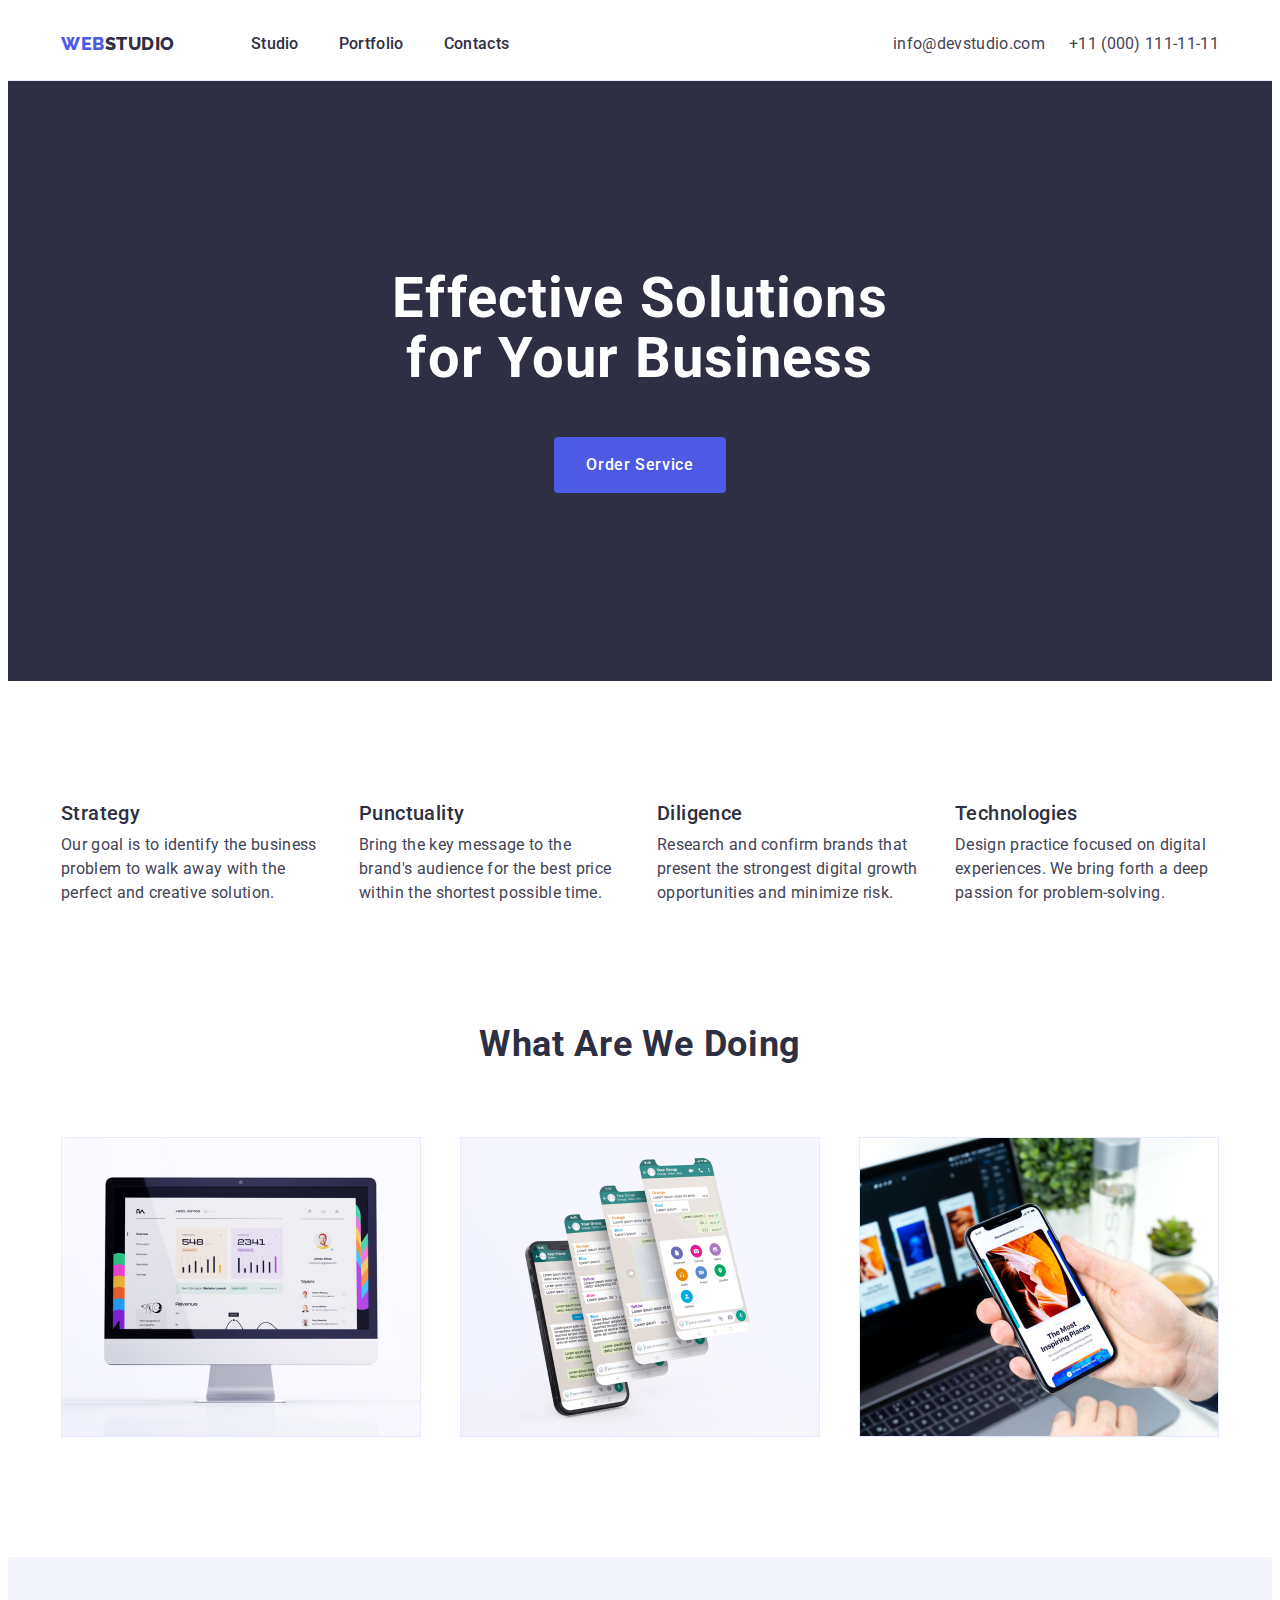
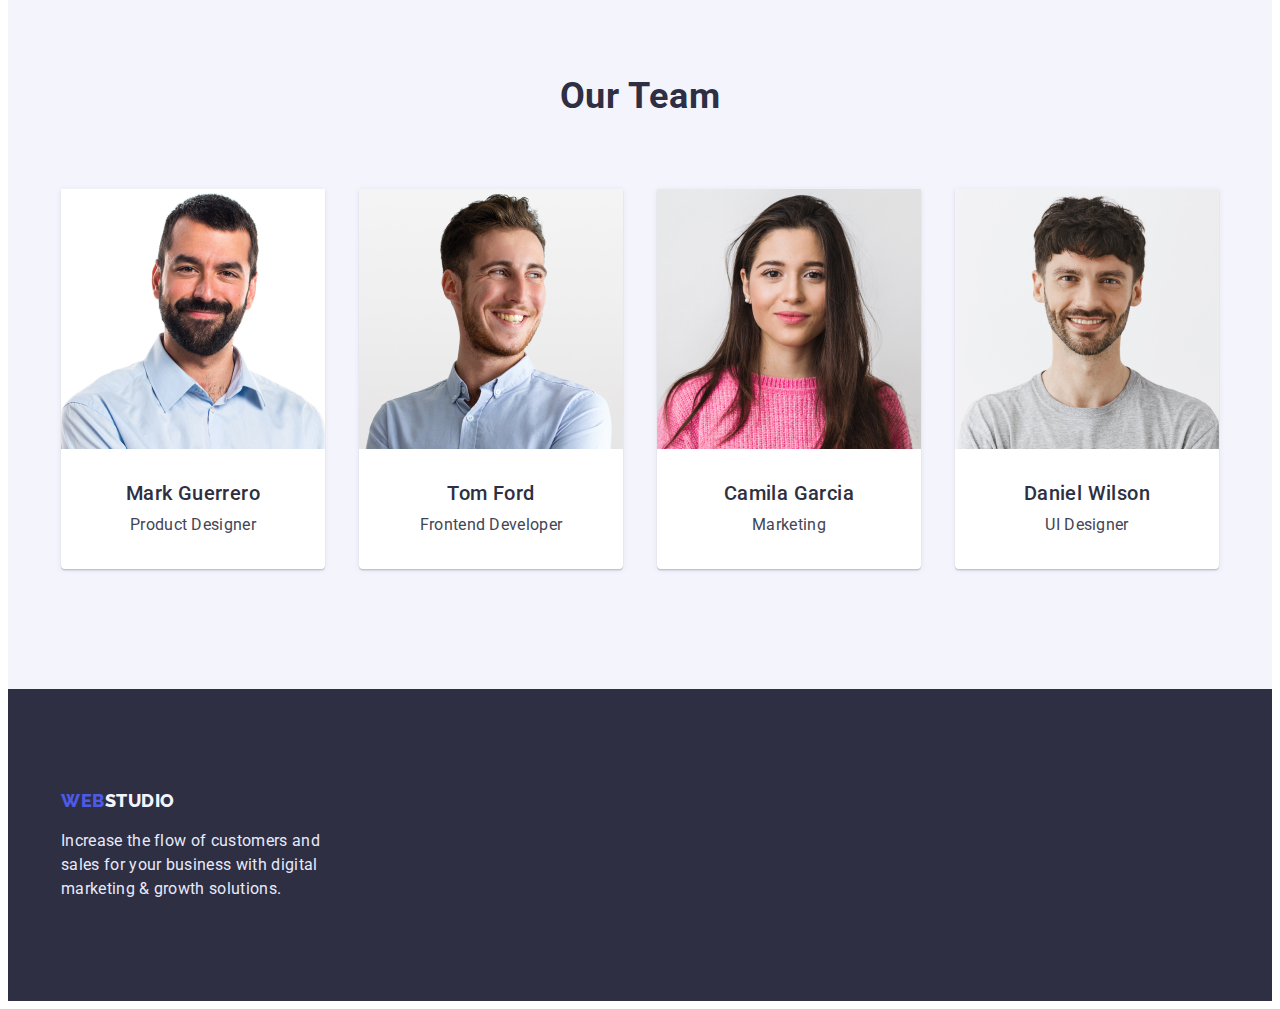
<file: index.html>
<!DOCTYPE html>
<html lang="en">
  <head>
    <meta charset="UTF-8" />
    <meta http-equiv="X-UA-Compatible" content="IE=edge" />
    <meta name="viewport" content="width=device-width, initial-scale=1.0" />
    <title>Document</title>
    <link rel="preconnect" href="https://fonts.googleapis.com" />
    <link rel="preconnect" href="https://fonts.gstatic.com" crossorigin />
    <link
      href="https://fonts.googleapis.com/css2?family=Raleway:wght@800&family=Roboto:wght@400;500;700;900&display=swap"
      rel="stylesheet"
    />
    <link
      rel="stylesheet"
      href="https://cdnjs.cloudflare.com/ajax/libs/modern-normalize/1.1.0/modern-normalize.min.css"
      integrity="sha512-wpPYUAdjBVSE4KJnH1VR1HeZfpl1ub8YT/NKx4PuQ5NmX2tKuGu6U/JRp5y+Y8XG2tV+wKQpNHVUX03MfMFn9Q=="
      crossorigin="anonymous"
      referrerpolicy="no-referrer"
    />
    <link rel="stylesheet" href="./css/styles.css" />
  </head>

  <body>
    <header class="page-header">
      <div class="container page-header-container">
        <nav class="header-nav">
          <a href="./index.html" class="logo-first"
            >Web<span class="logo-second">Studio</span></a
          >

          <ul class="site-nav">
            <li>
              <a href="./index.html" class="link">Studio</a>
            </li>
            <li>
              <a href="./portfolio.html" class="link">Portfolio</a>
            </li>
            <li>
              <a href="" class="link">Contacts</a>
            </li>
          </ul>
        </nav>

        <address>
          <ul class="adress-list">
            <li>
              <a class="adress-list link" href="mailto:info@devstudio.com"
                >info@devstudio.com
              </a>
            </li>
            <li>
              <a class="adress-list link" href="tel:+110001111111"
                >+11 (000) 111-11-11
              </a>
            </li>
          </ul>
        </address>
      </div>
    </header>

    <main>
      <section class="hero">
        <div class="container">
          <h1 class="hero-title">Effective Solutions for Your Business</h1>
          <button class="hero-button" type="button">Order Service</button>
        </div>
      </section>

      <section class="description">
        <div class="container">
          <h2 hidden>description</h2>
          <ul class="description-list">
            <li class="description-item">
              <h3 class="description-subtitle">Strategy</h3>
              <p class="description-text">
                Our goal is to identify the business problem to walk away with
                the perfect and creative solution.
              </p>
            </li>
            <li class="description-item">
              <h3 class="description-subtitle">Punctuality</h3>
              <p class="description-text">
                Bring the key message to the brand's audience for the best price
                within the shortest possible time.
              </p>
            </li>
            <li class="description-item">
              <h3 class="description-subtitle">Diligence</h3>
              <p class="description-text">
                Research and confirm brands that present the strongest digital
                growth opportunities and minimize risk.
              </p>
            </li>
            <li class="description-item">
              <h3 class="description-subtitle">Technologies</h3>
              <p class="description-text">
                Design practice focused on digital experiences. We bring forth a
                deep passion for problem-solving.
              </p>
            </li>
          </ul>
        </div>
      </section>
      <section class="job">
        <div class="container">
          <h2 class="job-tittle">What are we doing</h2>
          <ul class="job-list">
            <li><img src="./images/comp.jpg" alt="comp" width="360" /></li>
            <li><img src="./images/tel.jpg" alt="tel" width="360" /></li>
            <li>
              <img src="./images/comp-tel.jpg" alt="comp-tel" width="360" />
            </li>
          </ul>
        </div>
      </section>
      <section class="secjob">
        <div class="container">
          <h2 class="team-tittle">Our Team</h2>
          <ul class="job-seclist">
            <li class="secjob-item">
              <img
                class="secjob-img"
                src="./images/man1.jpg"
                alt="man1"
                width="264"
              />
              <h3 class="about-subtitle">Mark Guerrero</h3>
              <p class="about-text">Product Designer</p>
            </li>
            <li class="secjob-item">
              <img
                class="secjob-img"
                src="./images/man2.jpg"
                alt="man2"
                width="264"
              />
              <h3 class="about-subtitle">Tom Ford</h3>
              <p class="about-text">Frontend Developer</p>
            </li>
            <li class="secjob-item">
              <img
                class="secjob-img"
                src="./images/girl1.jpg"
                alt="girl1"
                width="264"
              />
              <h3 class="about-subtitle">Camila Garcia</h3>
              <p class="about-text">Marketing</p>
            </li>
            <li class="secjob-item">
              <img
                class="secjob-img"
                src="./images/man3.jpg"
                alt="man3"
                width="264"
              />
              <h3 class="about-subtitle">Daniel Wilson</h3>
              <p class="about-text">UI Designer</p>
            </li>
          </ul>
        </div>
      </section>
    </main>

    <footer class="footer-section">
      <div class="container">
        <div class="footer-title">
          <a href="./index.html" class="logo-footer"
            >Web<span class="logo-secfooter">Studio</span></a
          >
          <p class="description-footer">
            Increase the flow of customers and sales for your business with
            digital marketing & growth solutions.
          </p>
        </div>
      </div>
    </footer>
  </body>
</html>
</file>
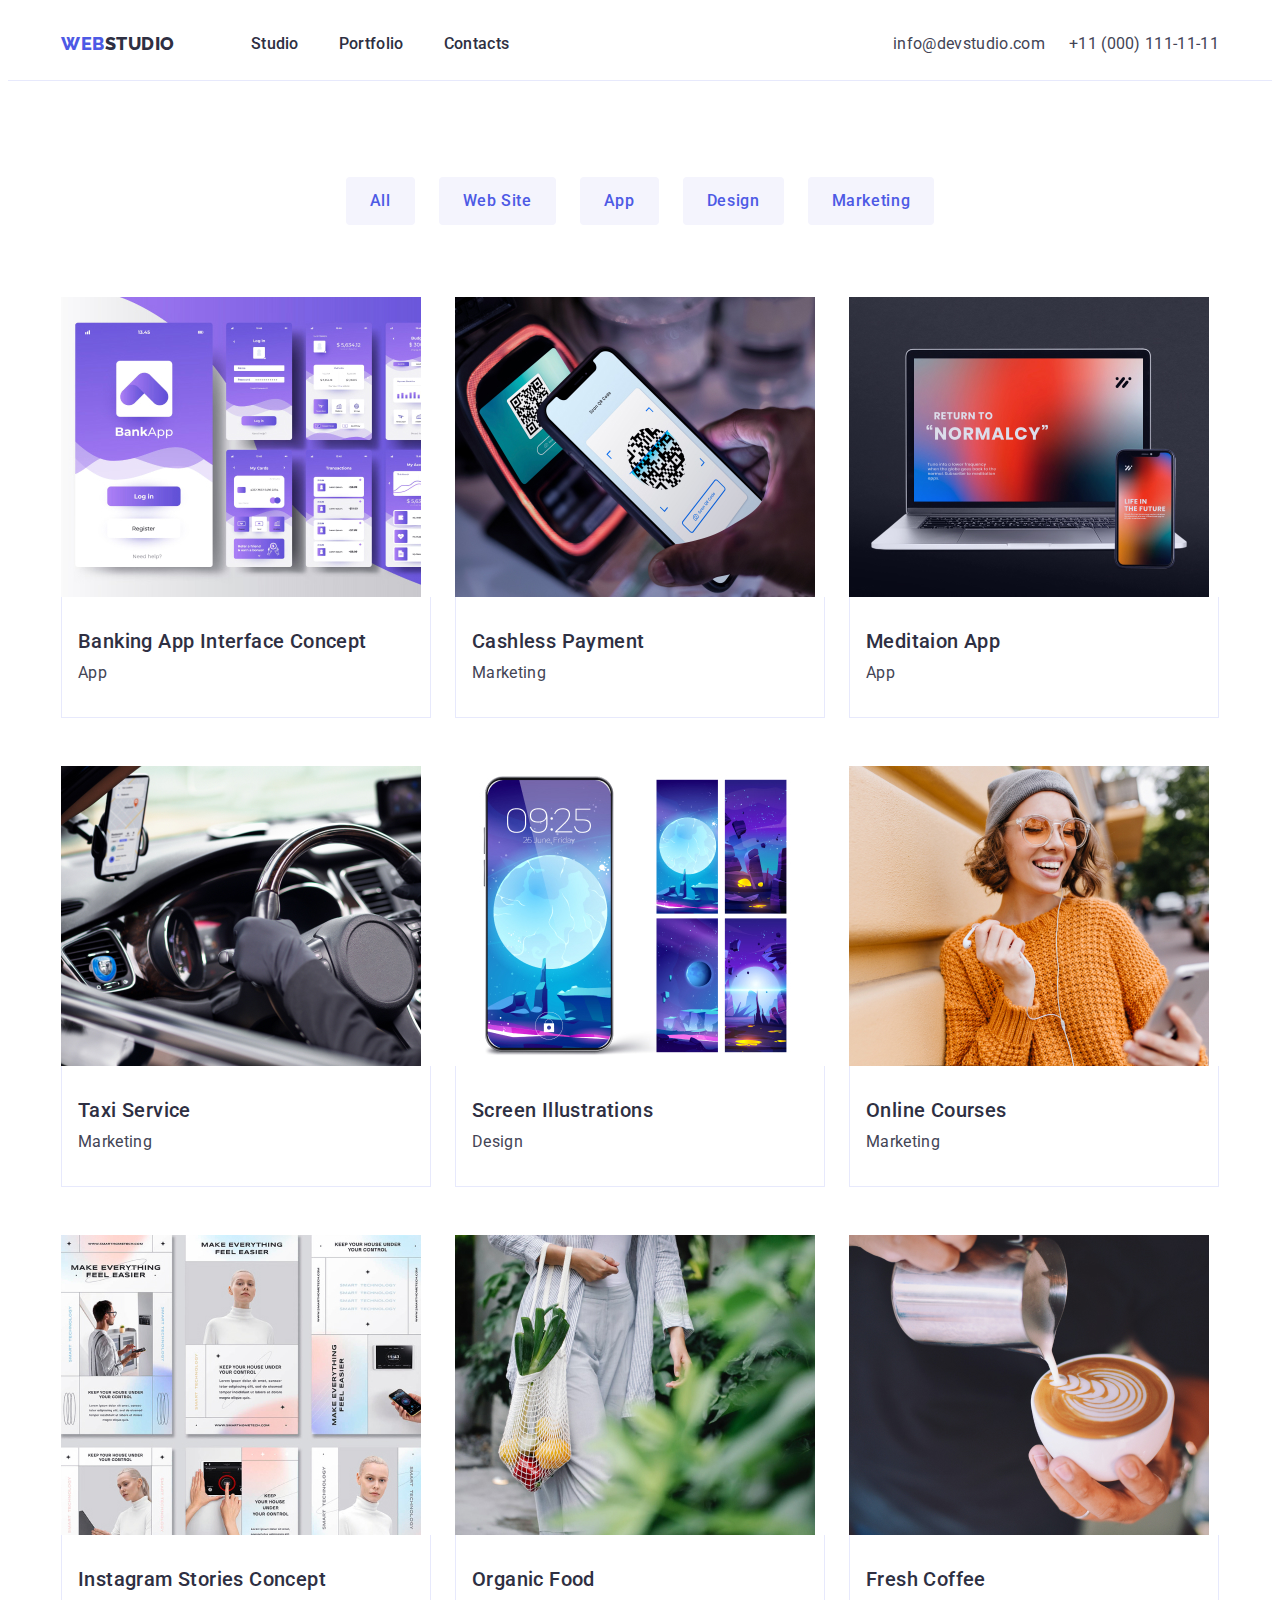
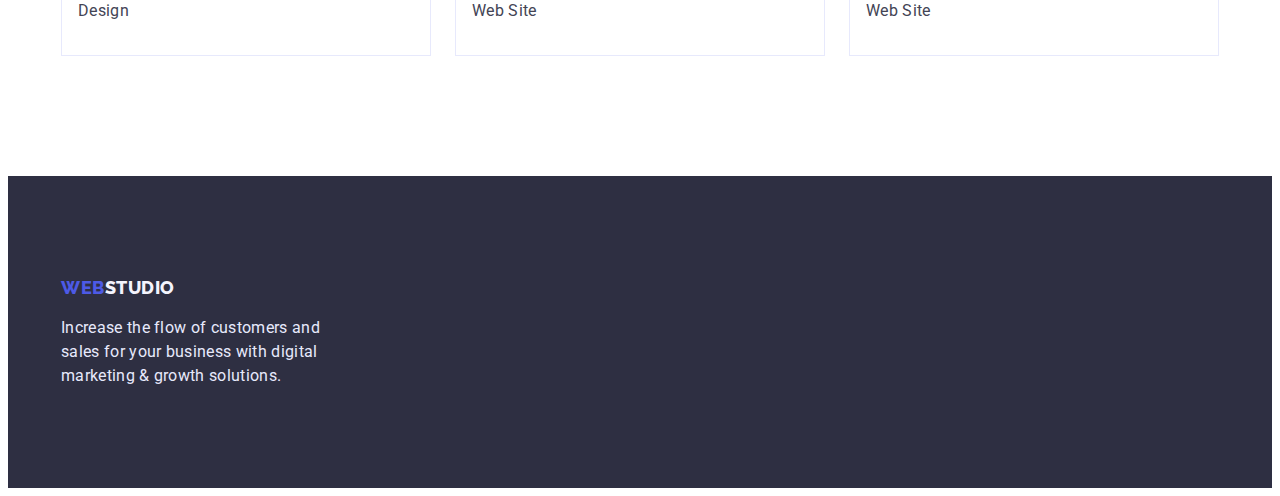
<file: portfolio.html>
<!DOCTYPE html>
<html lang="en">
  <head>
    <meta charset="UTF-8" />
    <meta http-equiv="X-UA-Compatible" content="IE=edge" />
    <meta name="viewport" content="width=device-width, initial-scale=1.0" />
    <title>Document</title>
    <link rel="preconnect" href="https://fonts.googleapis.com" />
    <link rel="preconnect" href="https://fonts.gstatic.com" crossorigin />
    <link
      href="https://fonts.googleapis.com/css2?family=Raleway:wght@800&family=Roboto:wght@400;500;700;900&display=swap"
      rel="stylesheet"
    />
    <link
      rel="stylesheet"
      href="https://cdnjs.cloudflare.com/ajax/libs/modern-normalize/1.1.0/modern-normalize.min.css"
      integrity="sha512-wpPYUAdjBVSE4KJnH1VR1HeZfpl1ub8YT/NKx4PuQ5NmX2tKuGu6U/JRp5y+Y8XG2tV+wKQpNHVUX03MfMFn9Q=="
      crossorigin="anonymous"
      referrerpolicy="no-referrer"
    />
    <link rel="stylesheet" href="./css/styles.css" />
  </head>

  <body>
    <header class="page-header">
      <div class="container page-header-container">
        <nav class="header-nav">
          <a href="./index.html" class="logo-first"
            >Web<span class="logo-second">Studio</span></a
          >

          <ul class="site-nav">
            <li>
              <a href="./index.html" class="link">Studio</a>
            </li>
            <li>
              <a href="./portfolio.html" class="link">Portfolio</a>
            </li>
            <li>
              <a href="" class="link">Contacts</a>
            </li>
          </ul>
        </nav>

        <address>
          <ul class="adress-list">
            <li>
              <a class="adress-list link" href="mailto:info@devstudio.com"
                >info@devstudio.com
              </a>
            </li>
            <li>
              <a class="adress-list link" href="tel:+110001111111"
                >+11 (000) 111-11-11
              </a>
            </li>
          </ul>
        </address>
      </div>
    </header>

    <main>
      <section class="portfolio">
        <div class="container">
          <h1 hidden>Portfolio</h1>
          <ul class="container-button">
            <li><button type="button" class="button-portfolio">All</button></li>
            <li>
              <button type="button" class="button-portfolio">Web Site</button>
            </li>
            <li><button type="button" class="button-portfolio">App</button></li>
            <li>
              <button type="button" class="button-portfolio">Design</button>
            </li>
            <li>
              <button type="button" class="button-portfolio">Marketing</button>
            </li>
          </ul>

          <ul class="about-container">
            <li class="about-portfolio">
              <img src="./images/banking.jpg" alt="banking" width="360" />
              <div class="portfolio-context">
                <h3 class="about-subtitle">Banking App Interface Concept</h3>
                <p class="about-text">App</p>
              </div>
            </li>
            <li class="about-portfolio">
              <img
                src="./images/cashlesspayment.jpg"
                alt="cashless"
                width="360"
              />
              <div class="portfolio-context">
                <h3 class="about-subtitle">Cashless Payment</h3>
                <p class="about-text">Marketing</p>
              </div>
            </li>
            <li class="about-portfolio">
              <img
                src="./images/meditaionapp.jpg"
                alt="meditaion"
                width="360"
              />
              <div class="portfolio-context">
                <h3 class="about-subtitle">Meditaion App</h3>
                <p class="about-text">App</p>
              </div>
            </li>
            <li class="about-portfolio">
              <img src="./images/taxiservice.jpg" alt="taxi" width="360" />
              <div class="portfolio-context">
                <h3 class="about-subtitle">Taxi Service</h3>
                <p class="about-text">Marketing</p>
              </div>
            </li>
            <li class="about-portfolio">
              <img
                src="./images/screenillustrations.jpg"
                alt="screen"
                width="360"
              />
              <div class="portfolio-context">
                <h3 class="about-subtitle">Screen Illustrations</h3>
                <p class="about-text">Design</p>
              </div>
            </li>
            <li class="about-portfolio">
              <img src="./images/onlinecourses.jpg" alt="online" width="360" />
              <div class="portfolio-context">
                <h3 class="about-subtitle">Online Courses</h3>
                <p class="about-text">Marketing</p>
              </div>
            </li>
            <li class="about-portfolio">
              <img
                src="./images/instagramstoriesconcept.jpg"
                alt="instagram"
                width="360"
              />
              <div class="portfolio-context">
                <h3 class="about-subtitle">Instagram Stories Concept</h3>
                <p class="about-text">Design</p>
              </div>
            </li>
            <li class="about-portfolio">
              <img src="./images/organicfood.jpg" alt="food" width="360" />
              <div class="portfolio-context">
                <h3 class="about-subtitle">Organic Food</h3>
                <p class="about-text">Web Site</p>
              </div>
            </li>
            <li class="about-portfolio">
              <img src="./images/freshcoffee.jpg" alt="coffee" width="360" />
              <div class="portfolio-context">
                <h3 class="about-subtitle">Fresh Coffee</h3>
                <p class="about-text">Web Site</p>
              </div>
            </li>
          </ul>
        </div>
      </section>
    </main>
    <footer class="footer-section">
      <div class="container">
        <div class="footer-title">
          <a href="./index.html" class="logo-footer"
            >Web<span class="logo-secfooter">Studio</span></a
          >
          <p class="description-footer">
            Increase the flow of customers and sales for your business with
            digital marketing & growth solutions.
          </p>
        </div>
      </div>
    </footer>
  </body>
</html>
</file>
<file: css/styles.css>
:root {
  --accent-color: #4d5ae5;
  --primary-color: #434455;
  --main-color: #ffffff;
  --main-bg-color: #ffffff;
  --grey-color: #2e2f42;
  --grey-bg-color: #2e2f42;
  --accent-bg-color: #4d5ae5;
  --mains-color: #e7e9fc;
  --mains-bg-color: #e7e9fc;
  --main-font: 'Raleway', sans-serif;
}
body {
  font-family: 'Roboto', sans-serif;
  font-size: 16px;
  color: var(--primary-color);
  background-color: var(--main-bg-color);
}
ul {
  list-style: none;
}
h1,
h2,
h3,
h4,
p {
  margin-top: 0;
  margin-bottom: 0;
}
ul,
ol {
  margin-top: 0;
  margin-bottom: 0;
  padding-left: 0;
}
img {
  display: block;
  max-width: 100%;
  height: auto;
}

.container {
  width: 1158px;
  margin-left: auto;
  margin-right: auto;
  padding-left: 15px;
  padding-right: 15px;
}

.page-header {
  padding-top: 24px;
  padding-bottom: 24px;
  border-bottom: 1px solid #e7e9fc;
}
.page-header-container {
  display: flex;
  align-items: center;
  justify-content: space-between;
}
.header-nav {
  display: flex;
  align-items: center;
}
.site-nav {
  display: flex;
  align-items: center;
  gap: 40px;
}

.adress-list {
  font-style: normal;
  color: var(--primary-color);
  line-height: 1.5;
  letter-spacing: 0.02em;
  display: flex;
  align-items: center;
  gap: 24px;
}
.adress-list:hover,
.adress-list:focus {
  color: var(--accent-color);
}

.logo-first {
  font-family: 'Raleway';
  font-weight: 800;
  font-size: 18px;
  line-height: 1.33;
  letter-spacing: 0.03em;
  color: var(--accent-color);
  text-transform: uppercase;
  text-decoration: none;
  margin-right: 76px;
}
.logo-second {
  color: var(--grey-color);
}
.site-nav .link {
  font-weight: 500;
  line-height: 1.5;
  letter-spacing: 0.02em;
  color: var(--grey-color);
  text-decoration: none;
}
.site-nav .link:hover,
.site-nav .link:focus {
  color: var(--accent-color);
}
.adress-list {
  font-style: normal;
  color: var(--primary-color);
  line-height: 1.5;
  letter-spacing: 0.02em;
  display: flex;
  align-items: center;
  margin-left: auto;
}

.link {
  text-decoration: none;
}
.hero {
  background-color: var(--grey-bg-color);
  text-align: center;
  padding: 188px 0;
}

.hero-title {
  font-size: 56px;
  line-height: 1.07;
  text-align: center;
  letter-spacing: 0.02em;
  color: var(--main-color);
  width: 496px;
  margin-left: auto;
  margin-right: auto;
  margin-bottom: 48px;
}
.hero-button {
  font-family: 'Roboto', sans-serif;
  font-weight: 500;
  font-size: 16px;
  line-height: 1.5;
  background: var(--accent-bg-color);
  letter-spacing: 0.04em;
  color: var(--main-color);
  border-radius: 4px;
  cursor: pointer;
  border: 0px;
  min-width: 163px;
  padding-top: 16px;
  padding-bottom: 16px;
  padding-left: 32px;
  padding-right: 32px;
}
.hero-button:hover,
.hero-button.link:focus {
  color: #404bbf;
}
.description {
  padding-top: 120px;
}

.description-list {
  display: flex;
  justify-content: space-between;
}
.description-item {
  width: 264px;
}
.description-subtitle {
  font-weight: 500;
  font-size: 20px;
  line-height: 1.2;
  letter-spacing: 0.02em;
  color: var(--grey-color);
  margin-bottom: 8px;
}

.description-text {
  line-height: 1.5;
  letter-spacing: 0.02em;
  color: var(--primary-color);
}

.job {
  padding: 120px 0;
}
.job-list {
  display: flex;
  justify-content: space-between;
}

.secjob {
  background: #f4f4fd;
  padding: 120px 0;
}
.job-seclist {
  display: flex;
  justify-content: space-between;
}

.team-tittle {
  font-size: 36px;
  line-height: 1.11;
  letter-spacing: 0.02em;
  text-transform: capitalize;
  color: var(--grey-color);
  text-align: center;
  margin-bottom: 72px;
}
.job-tittle {
  font-size: 36px;
  line-height: 1.11;
  letter-spacing: 0.02em;
  text-transform: capitalize;
  color: var(--grey-color);
  text-align: center;
  margin-bottom: 72px;
}
.about-subtitle {
  font-weight: 500;
  font-size: 20px;
  line-height: 1.2;
  letter-spacing: 0.02em;
  color: var(--grey-color);
  margin-bottom: 8px;
}

.about-text {
  line-height: 1.5;
  letter-spacing: 0.02em;
  color: var(--primary-color);
}
.secjob-img {
  margin-bottom: 32px;
}
.secjob-item {
  padding-bottom: 32px;
  background: #ffffff;
  box-shadow: 0px 1px 6px rgba(46, 47, 66, 0.08),
    0px 1px 1px rgba(46, 47, 66, 0.16), 0px 2px 1px rgba(46, 47, 66, 0.08);
  border-radius: 0px 0px 4px 4px;
  text-align: center;
}

.footer-section {
  background: var(--grey-bg-color);
  padding-top: 100px;
  padding-bottom: 100px;
}
.footer-title {
  max-width: 264px;
}

.description-footer {
  margin-top: 16px;
  margin-bottom: 0px;
  line-height: 1.5;
  letter-spacing: 0.02em;
  color: var(--mains-color);
}

.logo-footer {
  font-family: 'Raleway';
  font-weight: 800;
  font-size: 18px;
  line-height: 1.33;
  letter-spacing: 0.03em;
  color: var(--accent-color);
  text-transform: uppercase;
  text-decoration: none;
}

.logo-secfooter {
  color: #f4f4fd;
}

ul {
  list-style: none;
}
.portfolio {
  padding-top: 96px;
  padding-bottom: 120px;
}
.container-button {
  display: flex;
  justify-content: center;
  gap: 24px;
  margin-bottom: 72px;
}
.button-portfolio {
  font-weight: 500;
  font-family: 'Roboto', sans-serif;
  letter-spacing: 0.04em;
  font-size: 16px;
  line-height: 1.5;
  border-radius: 4px;
  cursor: pointer;
  color: var(--accent-color);
  background-color: #f4f4fd;
  padding-top: 12px;
  padding-bottom: 12px;
  padding-left: 24px;
  padding-right: 24px;
  border: none;
}
.portfolio-context {
  padding-top: 32px;
  padding-bottom: 32px;
  padding-left: 16px;
  border: 1px solid #e7e9fc;
  border-top: 0;
}
.about-container {
  display: flex;
  flex-wrap: wrap;
  gap: 48px 24px;
}
.button-portfolio:hover,
.button-portfolio:focus {
  background-color: #404bbf;
  color: var(--main-color);
}

.about-portfolio {
  flex-basis: calc((100% - 2 * 24px) / 3);
}
</file>
